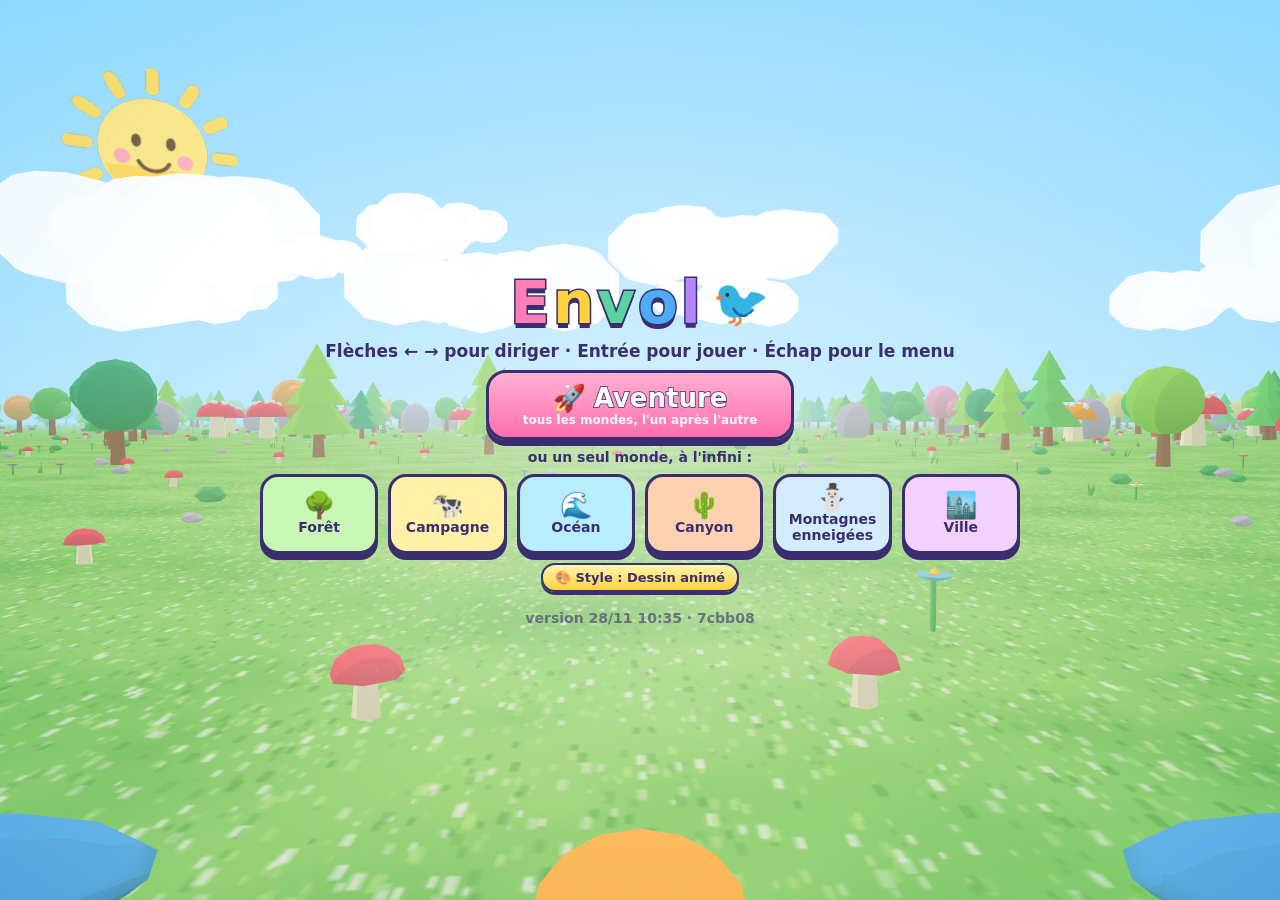
<file: index.html>
<!DOCTYPE html>
<html lang="fr">
<head>
  <meta charset="utf-8">
  <meta name="viewport" content="width=device-width, initial-scale=1, maximum-scale=1, user-scalable=no, viewport-fit=cover">
  <title>Envol</title>
  <meta name="theme-color" content="#8fdcff">
  <meta name="apple-mobile-web-app-capable" content="yes">
  <meta name="mobile-web-app-capable" content="yes">
  <meta name="apple-mobile-web-app-status-bar-style" content="black-translucent">
  <meta name="apple-mobile-web-app-title" content="Envol">
  <link rel="manifest" href="manifest.webmanifest">
  <link rel="apple-touch-icon" href="icons/icon-180.png">
  <link rel="icon" href="icons/icon-192.png">
  <link rel="stylesheet" href="styles.css">
  <script type="importmap">
    { "imports": { "three": "./vendor/three.module.js" } }
  </script>
</head>
<body>
<div id="app">
  <canvas id="game"></canvas>
  <div id="overlay"></div>

  <div id="hud" hidden>
    <span id="dist">0 m</span>
    <span id="clock"></span>
    <span id="speed">0 km/h</span>
  </div>

  <div id="banner"></div>

  <div id="menu" class="screen">
    <h1><span>E</span><span>n</span><span>v</span><span>o</span><span>l</span><span class="mascot">🐦</span></h1>
    <p id="tagline">Incline ton téléphone pour éviter les obstacles.</p>
    <button class="mode primary" data-mode="adventure">🚀 Aventure<small>tous les mondes, l'un après l'autre</small></button>
    <p class="small">ou un seul monde, à l'infini :</p>
    <div id="themes"></div>
    <div class="row">
      <button id="look" class="mode small look"></button>
      <button id="control" class="mode small"></button>
      <button id="invert" class="mode small"></button>
    </div>
    <p id="hint" class="small"></p>
    <p class="small"><span id="offline"></span> <span id="version" class="version"></span></p>
    <p class="small install">Astuce : Partager › « Sur l'écran d'accueil » pour le plein écran.</p>
  </div>

  <div id="over" class="screen" hidden>
    <h2 id="overTitle">Oups !</h2>
    <p id="overMode" class="small"></p>
    <p id="final" class="big"></p>
    <p id="record"></p>
    <div class="row">
      <button id="again" class="mode primary">🔁 Rejouer</button>
      <button id="toMenu" class="mode">🏠 Menu</button>
    </div>
    <p id="againHint" class="small"></p>
  </div>

</div>

  <script type="module" src="src/main.js"></script>
</body>
</html>
</file>
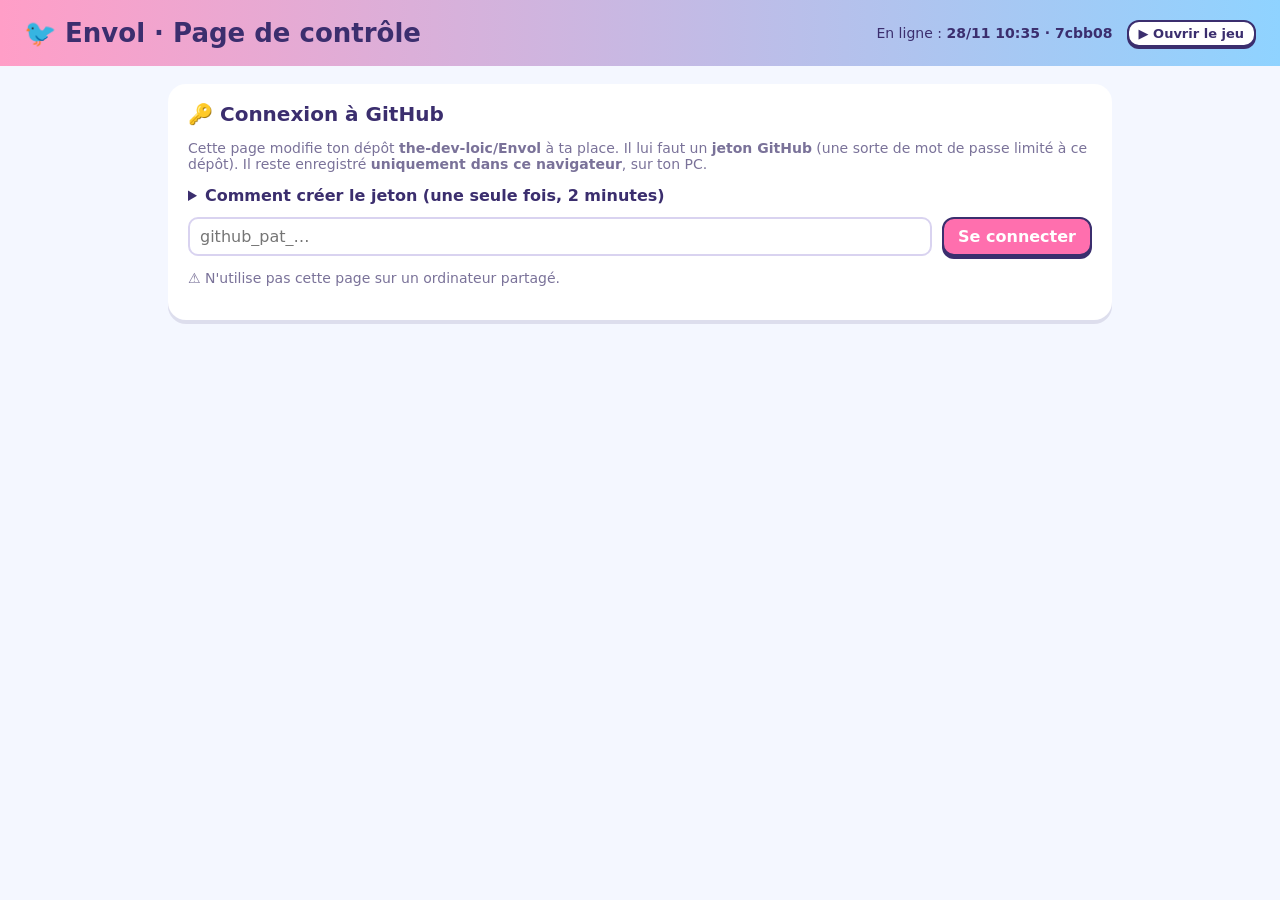
<file: admin.html>
<!DOCTYPE html>
<html lang="fr">
<head>
  <meta charset="utf-8">
  <meta name="viewport" content="width=device-width, initial-scale=1">
  <meta name="robots" content="noindex">
  <title>Envol · Page de contrôle</title>
  <style>
    :root { --ink: #3b2e6e; --pink: #ff6fae; --blue: #4dabf7; --green: #2fb57a; --red: #e5484d; --bg: #f4f7ff; --card: #fff; --muted: #7a7299; }
    * { box-sizing: border-box; }
    body { margin: 0; font-family: ui-rounded, "SF Pro Rounded", "Nunito", system-ui, sans-serif; color: var(--ink); background: var(--bg); }
    header { background: linear-gradient(90deg, #ff9ec7, #8fd3ff); padding: 18px 24px; display: flex; align-items: center; gap: 14px; flex-wrap: wrap; }
    header h1 { margin: 0; font-size: 26px; }
    header .sp { flex: 1; }
    main { max-width: 980px; margin: 0 auto; padding: 18px; display: grid; gap: 18px; }
    .card { background: var(--card); border-radius: 18px; padding: 18px 20px; box-shadow: 0 4px 0 rgba(59, 46, 110, .12); }
    .card h2 { margin: 0 0 12px; font-size: 20px; display: flex; align-items: center; gap: 8px; }
    .grid { display: grid; grid-template-columns: repeat(auto-fill, minmax(260px, 1fr)); gap: 12px 22px; align-items: start; }
    label { display: grid; gap: 4px; font-weight: 700; font-size: 14px; }
    label small { font-weight: 500; color: var(--muted); }
    input[type=number], input[type=text], input[type=password], select { font: inherit; padding: 8px 10px; border: 2px solid #d9d3f0; border-radius: 10px; background: #fff; color: var(--ink); }
    input:focus, select:focus { outline: none; border-color: var(--blue); }
    .range { display: flex; gap: 8px; align-items: center; } .range input[type=range] { flex: 1; } .range input[type=number] { width: 90px; }
    button { font: inherit; font-weight: 800; border: 2px solid var(--ink); border-radius: 12px; padding: 8px 14px; background: #fff; color: var(--ink); cursor: pointer; box-shadow: 0 3px 0 var(--ink); }
    button:active { transform: translateY(2px); box-shadow: 0 1px 0 var(--ink); }
    button:disabled { opacity: .5; cursor: default; }
    button.primary { background: var(--pink); color: #fff; }
    button.danger { background: #ffe1e2; }
    button.small { padding: 4px 10px; font-size: 13px; box-shadow: 0 2px 0 var(--ink); }
    .row { display: flex; gap: 10px; align-items: center; flex-wrap: wrap; }
    .muted { color: var(--muted); font-size: 14px; }
    .ok { color: var(--green); font-weight: 700; } .err { color: var(--red); font-weight: 700; }
    table { width: 100%; border-collapse: collapse; font-size: 14px; }
    td, th { text-align: left; padding: 8px 6px; border-bottom: 1px solid #eee9fb; vertical-align: middle; }
    th { color: var(--muted); font-weight: 700; }
    code { background: #f0ecff; padding: 1px 6px; border-radius: 6px; }
    .order { display: grid; gap: 6px; }
    .order .item { display: flex; align-items: center; gap: 8px; background: #f7f5ff; border-radius: 10px; padding: 6px 10px; }
    .order .item span { flex: 1; font-weight: 700; }
    .order .item.off span { opacity: .45; text-decoration: line-through; }
    #toast { position: fixed; bottom: 18px; left: 50%; transform: translateX(-50%); background: var(--ink); color: #fff; padding: 10px 18px; border-radius: 999px; font-weight: 700; opacity: 0; transition: opacity .2s; pointer-events: none; }
    #toast.show { opacity: 1; }
    .badge { display: inline-block; padding: 2px 10px; border-radius: 999px; background: #e8f9f0; color: var(--green); font-weight: 800; font-size: 13px; }
    .badge.wait { background: #fff4d6; color: #b07a00; } .badge.bad { background: #ffe1e2; color: var(--red); }
    ol { margin: 6px 0 0; padding-left: 20px; } ol li { margin: 4px 0; }
    [hidden] { display: none !important; }
  </style>
</head>
<body>
<header>
  <h1>🐦 Envol · Page de contrôle</h1>
  <span class="sp"></span>
  <span class="muted" style="color:#3b2e6e">En ligne : <b id="liveVersion">…</b></span>
  <a href="./" target="_blank"><button class="small">▶ Ouvrir le jeu</button></a>
</header>

<main>
  <!-- ===================== Connexion ===================== -->
  <section class="card" id="loginCard">
    <h2>🔑 Connexion à GitHub</h2>
    <p class="muted">Cette page modifie ton dépôt <b id="repoName"></b> à ta place. Il lui faut un <b>jeton GitHub</b> (une sorte de mot de passe limité à ce dépôt). Il reste enregistré <b>uniquement dans ce navigateur</b>, sur ton PC.</p>
    <details>
      <summary><b>Comment créer le jeton (une seule fois, 2 minutes)</b></summary>
      <ol>
        <li>Ouvre <a href="https://github.com/settings/personal-access-tokens/new" target="_blank">github.com › Settings › Fine-grained tokens › Generate new token</a>.</li>
        <li><b>Token name</b> : <code>Envol admin</code> · <b>Expiration</b> : au choix (ex. 1 an).</li>
        <li><b>Repository access</b> : <i>Only select repositories</i> → choisis <code>Envol</code>.</li>
        <li><b>Permissions › Repository permissions</b> : <code>Contents</code> = <i>Read and write</i>, et <code>Pages</code> = <i>Read-only</i>.</li>
        <li>Clique <b>Generate token</b>, copie le jeton (<code>github_pat_…</code>) et colle-le ci-dessous.</li>
      </ol>
    </details>
    <div class="row" style="margin-top:12px">
      <input type="password" id="token" placeholder="github_pat_…" style="flex:1;min-width:260px" autocomplete="off">
      <button class="primary" id="loginBtn">Se connecter</button>
    </div>
    <p class="muted">⚠️ N'utilise pas cette page sur un ordinateur partagé.</p>
    <p id="loginMsg"></p>
  </section>

  <!-- ===================== Réglages ===================== -->
  <section class="card" id="settingsCard" hidden>
    <h2>⚙️ Réglages du jeu <span class="sp"></span></h2>
    <p class="muted">Modifie, puis « Enregistrer sur GitHub ». Le jeu en ligne est mis à jour en 1 à 2 minutes (fichier <code>reglages.json</code>).</p>
    <div id="settingsForm"></div>
    <div class="row" style="margin-top:16px">
      <input type="text" id="settingsMsg" placeholder="Note pour l'historique (facultatif) : ex. « plus rapide »" style="flex:1;min-width:240px">
      <button class="primary" id="saveSettings">💾 Enregistrer sur GitHub</button>
      <button id="resetSettings">↩︎ Annuler mes changements</button>
    </div>
  </section>

  <!-- ===================== Publication ===================== -->
  <section class="card" id="deployCard" hidden>
    <h2>🚀 Publication</h2>
    <p>Dernière mise en ligne : <span id="deployStatus" class="badge wait">…</span> <span id="deployWhen" class="muted"></span></p>
    <p class="muted">Chaque enregistrement ou remise en ligne d'une version déclenche une publication automatique sur GitHub Pages.</p>
  </section>

  <!-- ===================== Versions ===================== -->
  <section class="card" id="versionsCard" hidden>
    <h2>🏷️ Versions</h2>
    <p class="muted">Une <b>version</b> est une photo du jeu à un moment donné. Tu peux en créer une avant de faire des essais, et remettre en ligne n'importe quelle version plus tard (rien n'est jamais effacé : l'historique garde tout).</p>
    <div class="row" style="margin:10px 0 14px">
      <input type="text" id="newTag" placeholder="Nom : ex. v1.0" style="width:160px">
      <input type="text" id="newTagNote" placeholder="Description : ex. « version avec les 6 styles »" style="flex:1;min-width:220px">
      <button class="primary" id="createVersion">📸 Créer une version du jeu actuel</button>
    </div>
    <table>
      <thead><tr><th>Version</th><th>Date</th><th>Description</th><th></th></tr></thead>
      <tbody id="versionsList"><tr><td colspan="4" class="muted">Chargement…</td></tr></tbody>
    </table>
  </section>

  <!-- ===================== Historique ===================== -->
  <section class="card" id="historyCard" hidden>
    <h2>🕘 Historique des modifications</h2>
    <p class="muted">Les 20 dernières modifications du dépôt. « Revenir ici » remet le jeu tel qu'il était à ce moment (en ajoutant une nouvelle modification : on peut toujours revenir en arrière).</p>
    <table>
      <thead><tr><th>Date</th><th>Modification</th><th></th></tr></thead>
      <tbody id="historyList"></tbody>
    </table>
  </section>

  <section class="card" id="logoutCard" hidden>
    <div class="row"><span class="muted">Connecté au dépôt <b id="repoName2"></b> en tant que <b id="userName"></b>.</span><span class="sp" style="flex:1"></span><button class="small danger" id="logoutBtn">Se déconnecter (oublier le jeton)</button></div>
  </section>
</main>
<div id="toast"></div>

<script>
// =====================================================================
// Envol · Page de contrôle
// Parle directement à l'API GitHub avec le jeton de l'utilisateur (gardé dans ce navigateur).
//  - Réglages : lit / écrit reglages.json (le jeu le lit au démarrage, voir src/settings.js)
//  - Versions : liste et crée des « releases » GitHub ; remet en ligne une version
//  - Historique : derniers commits, retour à un commit
// Remettre une ancienne version = nouveau commit sur main dont le contenu est celui de la version
// (on garde toujours admin.html actuel pour ne jamais perdre cette page).
// =====================================================================
const REPO = localStorage.getItem('envolAdmin.repo') || 'the-dev-loic/Envol';
const BRANCH = 'main';
const API = `https://api.github.com/repos/${REPO}`;
let token = localStorage.getItem('envolAdmin.token') || '';
let settings = null, settingsSha = null, original = null;

const $ = (id) => document.getElementById(id);
const toast = (msg) => { const t = $('toast'); t.textContent = msg; t.classList.add('show'); clearTimeout(toast.t); toast.t = setTimeout(() => t.classList.remove('show'), 3200); };
const esc = (s) => String(s ?? '').replace(/[&<>"]/g, (c) => ({ '&': '&amp;', '<': '&lt;', '>': '&gt;', '"': '&quot;' }[c]));
const fmtDate = (d) => new Date(d).toLocaleString('fr-CH', { dateStyle: 'short', timeStyle: 'short' });
$('repoName').textContent = $('repoName2').textContent = REPO;

async function gh(path, options = {}) {
  const res = await fetch(path.startsWith('http') ? path : API + path, {
    ...options,
    headers: { Authorization: `Bearer ${token}`, Accept: 'application/vnd.github+json', 'X-GitHub-Api-Version': '2022-11-28', ...(options.body ? { 'Content-Type': 'application/json' } : {}) },
    body: options.body ? JSON.stringify(options.body) : undefined,
  });
  if (!res.ok) {
    let msg = `${res.status}`;
    try { msg += ' · ' + (await res.json()).message; } catch {}
    const e = new Error(msg); e.status = res.status; throw e;
  }
  return res.status === 204 ? null : res.json();
}
const b64decode = (s) => decodeURIComponent(escape(atob(s.replace(/\n/g, ''))));
const b64encode = (s) => btoa(unescape(encodeURIComponent(s)));

// ---------------------------------------------------------------- Version en ligne
async function showLiveVersion() {
  try {
    const t = await (await fetch('./src/version.js', { cache: 'no-store' })).text();
    $('liveVersion').textContent = (t.match(/VERSION = '([^']+)'/) || [, '?'])[1];
  } catch { $('liveVersion').textContent = '?'; }
}

// ---------------------------------------------------------------- Connexion
async function login() {
  $('loginMsg').innerHTML = 'Connexion…';
  try {
    const repo = await gh('');
    if (!repo.permissions?.push) throw new Error('Ce jeton ne peut pas modifier le dépôt (il faut « Contents : Read and write »).');
    let user = '';
    try { user = (await gh('https://api.github.com/user')).login; } catch { user = repo.owner.login; }
    localStorage.setItem('envolAdmin.token', token);
    $('userName').textContent = user;
    $('loginCard').hidden = true;
    for (const id of ['settingsCard', 'deployCard', 'versionsCard', 'historyCard', 'logoutCard']) $(id).hidden = false;
    await Promise.all([loadSettings(), loadVersions(), loadHistory(), loadDeploy()]);
  } catch (e) {
    $('loginMsg').innerHTML = `<span class="err">Connexion impossible : ${esc(e.message)}</span><br><span class="muted">Vérifie le jeton et ses permissions (dépôt Envol, Contents : Read and write).</span>`;
    $('loginCard').hidden = false;
  }
}
$('loginBtn').onclick = () => { token = $('token').value.trim(); if (token) login(); };
$('token').addEventListener('keydown', (e) => { if (e.key === 'Enter') $('loginBtn').click(); });
$('logoutBtn').onclick = () => { localStorage.removeItem('envolAdmin.token'); location.reload(); };

// ---------------------------------------------------------------- Réglages
const THEMES = { forest: '🌳 Forêt', country: '🐄 Campagne', ocean: '🌊 Océan', canyon: '🌵 Canyon', snow: '⛄ Montagnes enneigées', city: '🏙️ Ville' };
const LOOKS = { cartoon: '🎨 Dessin animé', pastel: '🍬 Pastel', neon: '🌃 Néon', pixel: '👾 Pixel', retro: '📜 Rétro', comic: '✏️ BD', watercolor: '🖌️ Aquarelle' };
const SCHEMA = [
  { title: '🎨 Style graphique', fields: [
    { key: 'style', label: 'Style par défaut', help: 'Celui qu’on voit tant que le joueur n’en a pas choisi un autre dans le menu.', type: 'select', options: LOOKS },
  ] },
  { title: '🏎️ Vitesse', fields: [
    { key: 'vitesse.departKmh', label: 'Vitesse au départ', unit: 'km/h', min: 30, max: 250, step: 1 },
    { key: 'vitesse.maxKmh', label: 'Vitesse maximale', unit: 'km/h', min: 60, max: 500, step: 1 },
    { key: 'vitesse.accelerationKmhParSeconde', label: 'Accélération', unit: 'km/h gagnés par seconde', min: 0, max: 15, step: 0.1 },
  ] },
  { title: '🎮 Commandes', fields: [
    { key: 'inclinaison.angleMaxDegres', label: 'Inclinaison pour tourner à fond', unit: '° (petit = très sensible)', min: 8, max: 45, step: 0.5 },
    { key: 'inclinaison.zoneMorteDegres', label: 'Zone morte', unit: '° sans effet autour du « tout droit »', min: 0, max: 8, step: 0.1 },
    { key: 'inclinaison.vitesseLaterale', label: 'Vitesse sur les côtés', unit: 'm/s', min: 8, max: 45, step: 0.5 },
  ] },
  { title: '🗺️ Aventure', fields: [
    { key: 'etapes.ordre', label: 'Ordre des mondes', help: 'Décoche un monde pour le retirer de l’Aventure.', type: 'order', options: THEMES },
    { key: 'etapes.longueurMetres', label: 'Longueur d’une étape', unit: 'm', min: 300, max: 5000, step: 60 },
    { key: 'difficulte.distanceMaxMetres', label: 'Distance pour atteindre la difficulté max', unit: 'm', min: 1200, max: 30000, step: 60 },
  ] },
  { title: '🌦️ Jour et météo', fields: [
    { key: 'jour.dureeSecondes', label: 'Durée d’une journée complète', unit: 's', min: 30, max: 1800, step: 10 },
    { key: 'jour.heureDepart', label: 'Heure au début de la partie', unit: 'h', min: 0, max: 23.5, step: 0.5 },
    { key: 'meteo.beauTemps', label: 'Chance de beau temps', unit: '%', min: 0, max: 100, step: 1 },
    { key: 'meteo.brouillard', label: 'Chance de brouillard', unit: '%', min: 0, max: 100, step: 1 },
    { key: 'meteo.pluie', label: 'Chance de pluie / neige', unit: '%', min: 0, max: 100, step: 1 },
    { key: 'meteo.premierChangementSecondes', label: 'Beau temps garanti au départ', unit: 's', min: 0, max: 300, step: 5 },
  ] },
];
const getK = (o, k) => k.split('.').reduce((a, p) => a?.[p], o);
const setK = (o, k, v) => { const ps = k.split('.'); let a = o; ps.slice(0, -1).forEach((p) => { a = a[p] ??= {}; }); a[ps.at(-1)] = v; };

async function loadSettings() {
  try {
    const f = await gh(`/contents/reglages.json?ref=${BRANCH}`);
    settingsSha = f.sha;
    settings = JSON.parse(b64decode(f.content));
  } catch (e) {
    if (e.status !== 404) throw e;
    settings = {}; settingsSha = null;
  }
  original = JSON.stringify(settings);
  renderSettings();
}

function renderSettings() {
  const root = $('settingsForm');
  root.innerHTML = '';
  for (const sec of SCHEMA) {
    const h = document.createElement('h3'); h.textContent = sec.title; h.style.margin = '18px 0 8px';
    const grid = document.createElement('div'); grid.className = 'grid';
    for (const f of sec.fields) grid.append(fieldEl(f));
    root.append(h, grid);
  }
}

function fieldEl(f) {
  const wrap = document.createElement('label');
  wrap.innerHTML = `${esc(f.label)}${f.unit ? ` <small>(${esc(f.unit)})</small>` : ''}${f.help ? `<small>${esc(f.help)}</small>` : ''}`;
  const val = getK(settings, f.key);
  if (f.type === 'select') {
    const s = document.createElement('select');
    for (const [k, l] of Object.entries(f.options)) s.add(new Option(l, k, false, k === (val ?? 'cartoon')));
    s.onchange = () => setK(settings, f.key, s.value);
    wrap.append(s);
  } else if (f.type === 'order') {
    const list = document.createElement('div'); list.className = 'order';
    const all = [...(val ?? Object.keys(f.options)), ...Object.keys(f.options).filter((k) => !(val ?? []).includes(k))];
    const on = new Set(val ?? Object.keys(f.options));
    const draw = () => {
      list.innerHTML = '';
      all.forEach((k, i) => {
        const it = document.createElement('div'); it.className = 'item' + (on.has(k) ? '' : ' off');
        it.innerHTML = `<input type="checkbox" ${on.has(k) ? 'checked' : ''}><span>${i + 1}. ${esc(f.options[k])}</span><button class="small" type="button">▲</button><button class="small" type="button">▼</button>`;
        const [cb, , up, down] = it.children;
        cb.onchange = () => { cb.checked ? on.add(k) : on.delete(k); if (!on.size) { on.add(k); cb.checked = true; } sync(); draw(); };
        up.onclick = (e) => { e.preventDefault(); if (i > 0) { [all[i - 1], all[i]] = [all[i], all[i - 1]]; sync(); draw(); } };
        down.onclick = (e) => { e.preventDefault(); if (i < all.length - 1) { [all[i + 1], all[i]] = [all[i], all[i + 1]]; sync(); draw(); } };
        list.append(it);
      });
    };
    const sync = () => setK(settings, f.key, all.filter((k) => on.has(k)));
    draw();
    wrap.append(list);
  } else {
    const row = document.createElement('div'); row.className = 'range';
    const r = Object.assign(document.createElement('input'), { type: 'range', min: f.min, max: f.max, step: f.step, value: val ?? f.min });
    const n = Object.assign(document.createElement('input'), { type: 'number', min: f.min, max: f.max, step: f.step, value: val ?? '' });
    r.oninput = () => { n.value = r.value; setK(settings, f.key, Number(r.value)); };
    n.oninput = () => { if (n.value !== '') { r.value = n.value; setK(settings, f.key, Number(n.value)); } };
    row.append(r, n);
    wrap.append(row);
  }
  return wrap;
}

$('saveSettings').onclick = async () => {
  if (JSON.stringify(settings) === original) return toast('Aucun changement à enregistrer.');
  const btn = $('saveSettings'); btn.disabled = true;
  try {
    const note = $('settingsMsg').value.trim();
    const res = await gh('/contents/reglages.json', { method: 'PUT', body: {
      message: `Réglages${note ? ' : ' + note : ''} (page de contrôle)`,
      content: b64encode(JSON.stringify(settings, null, 2) + '\n'),
      sha: settingsSha ?? undefined, branch: BRANCH,
    } });
    settingsSha = res.content.sha; original = JSON.stringify(settings);
    $('settingsMsg').value = '';
    toast('✅ Réglages enregistrés. Le jeu se met à jour dans 1-2 minutes.');
    loadHistory(); setTimeout(loadDeploy, 4000);
  } catch (e) {
    toast('❌ ' + e.message);
    if (e.status === 409) loadSettings();
  } finally { btn.disabled = false; }
};
$('resetSettings').onclick = () => { settings = JSON.parse(original); renderSettings(); toast('Changements annulés.'); };

// ---------------------------------------------------------------- Publication
async function loadDeploy() {
  const s = $('deployStatus');
  try {
    const b = await gh('/pages/builds/latest');
    const map = { built: ['En ligne ✓', ''], building: ['Publication en cours…', 'wait'], queued: ['En attente…', 'wait'], errored: ['Erreur', 'bad'] };
    const [txt, cls] = map[b.status] ?? [b.status, 'wait'];
    s.textContent = txt; s.className = 'badge ' + cls;
    $('deployWhen').textContent = b.updated_at ? '· ' + fmtDate(b.updated_at) : '';
    if (b.status === 'building' || b.status === 'queued') setTimeout(loadDeploy, 8000);
    else showLiveVersion();
  } catch {
    s.textContent = 'statut indisponible'; s.className = 'badge wait';
    $('deployWhen').textContent = '(ajoute la permission « Pages : Read-only » au jeton pour le voir)';
  }
}

// ---------------------------------------------------------------- Versions
async function loadVersions() {
  const tb = $('versionsList');
  try {
    const [rels, tags] = await Promise.all([gh('/releases?per_page=50'), gh('/tags?per_page=100')]);
    const sha = Object.fromEntries(tags.map((t) => [t.name, t.commit.sha]));
    const rows = rels.map((r) => ({ name: r.tag_name, date: r.created_at, note: r.body || r.name, sha: sha[r.tag_name] }));
    for (const t of tags) if (!rels.some((r) => r.tag_name === t.name)) rows.push({ name: t.name, date: null, note: '', sha: t.commit.sha });
    tb.innerHTML = rows.length ? '' : '<tr><td colspan="4" class="muted">Aucune version pour l’instant.</td></tr>';
    for (const v of rows) {
      const tr = document.createElement('tr');
      tr.innerHTML = `<td><b>${esc(v.name)}</b></td><td>${v.date ? fmtDate(v.date) : '—'}</td><td>${esc(v.note)}</td><td><button class="small">⏪ Remettre en ligne</button></td>`;
      tr.querySelector('button').onclick = () => restore(v.sha, `la version ${v.name}`);
      tb.append(tr);
    }
  } catch (e) { tb.innerHTML = `<tr><td colspan="4" class="err">${esc(e.message)}</td></tr>`; }
}

$('createVersion').onclick = async () => {
  const name = $('newTag').value.trim().replace(/\s+/g, '-');
  if (!/^[\w.\-]+$/.test(name)) return toast('Donne un nom simple, ex. v1.0');
  const btn = $('createVersion'); btn.disabled = true;
  try {
    await gh('/releases', { method: 'POST', body: { tag_name: name, target_commitish: BRANCH, name, body: $('newTagNote').value.trim() || `Version ${name}` } });
    $('newTag').value = $('newTagNote').value = '';
    toast(`✅ Version ${name} créée.`);
    loadVersions();
  } catch (e) { toast('❌ ' + (e.status === 422 ? 'Ce nom de version existe déjà.' : e.message)); }
  finally { btn.disabled = false; }
};

// ---------------------------------------------------------------- Historique
async function loadHistory() {
  const tb = $('historyList');
  try {
    const commits = await gh(`/commits?sha=${BRANCH}&per_page=20`);
    tb.innerHTML = '';
    commits.forEach((c, i) => {
      const tr = document.createElement('tr');
      const title = c.commit.message.split('\n')[0];
      tr.innerHTML = `<td>${fmtDate(c.commit.author.date)}</td><td>${esc(title)}</td><td>${i === 0 ? '<span class="badge">actuelle</span>' : '<button class="small">⏪ Revenir ici</button>'}</td>`;
      if (i) tr.querySelector('button').onclick = () => restore(c.sha, `l’état du ${fmtDate(c.commit.author.date)}`);
      tb.append(tr);
    });
  } catch (e) { tb.innerHTML = `<tr><td colspan="3" class="err">${esc(e.message)}</td></tr>`; }
}

// ---------------------------------------------------------------- Remettre une version en ligne
async function restore(targetSha, label) {
  if (!targetSha) return toast('Version introuvable.');
  if (!confirm(`Remettre en ligne ${label} ?\n\nLe jeu redeviendra comme à ce moment-là (réglages compris).\nRien n'est effacé : tu pourras revenir à la version actuelle depuis l'historique.`)) return;
  try {
    toast('⏳ Remise en ligne…');
    const head = (await gh(`/git/ref/heads/${BRANCH}`)).object.sha;
    const target = await gh(`/git/commits/${targetSha}`);
    // Toujours garder la page de contrôle actuelle (une vieille version n'en avait peut-être pas)
    const admin = await gh(`/contents/admin.html?ref=${BRANCH}`);
    const tree = await gh('/git/trees', { method: 'POST', body: { base_tree: target.tree.sha, tree: [{ path: 'admin.html', mode: '100644', type: 'blob', sha: admin.sha }] } });
    const commit = await gh('/git/commits', { method: 'POST', body: { message: `Remise en ligne de ${label} (page de contrôle)`, tree: tree.sha, parents: [head] } });
    await gh(`/git/refs/heads/${BRANCH}`, { method: 'PATCH', body: { sha: commit.sha } });
    toast('✅ C’est fait ! Le jeu se met à jour dans 1-2 minutes.');
    await Promise.all([loadSettings(), loadHistory()]);
    setTimeout(loadDeploy, 4000);
  } catch (e) { toast('❌ ' + e.message); }
}

// ---------------------------------------------------------------- Démarrage
showLiveVersion();
if (token) { $('token').value = token; login(); }
</script>
</body>
</html>
</file>
<file: styles.css>
/* Style enfantin : police ronde, couleurs bonbon, boutons « gommes » qui rebondissent. */
* { box-sizing: border-box; margin: 0; }
:root {
  --ink: #3b2e6e;           /* texte foncé (violet) */
  --candy: #ff7eb6;         /* rose */
  --sun: #ffd23f;           /* jaune */
  --sky: #4dabf7;           /* bleu */
  --mint: #5ad3a0;          /* vert menthe */
  --round: ui-rounded, "SF Pro Rounded", "Arial Rounded MT Bold", "Nunito", "Varela Round", system-ui, sans-serif;
}
html, body {
  height: 100%;
  overflow: hidden;
  background: #8fdcff;
  font-family: var(--round);
  color: var(--ink);
  user-select: none;
  -webkit-user-select: none;
  -webkit-touch-callout: none;
  touch-action: none;
  overscroll-behavior: none;
}
/* #app = aire de jeu, tournée par src/core/orientation.js pour rester en paysage */
#app { position: fixed; top: 0; left: 0; width: 100%; height: 100%; transform-origin: 0 0; overflow: hidden; }
#game { position: absolute; inset: 0; width: 100%; height: 100%; display: block; }

/* ---------- Calques des styles graphiques (src/ui/looks.js) ---------- */
#overlay { position: absolute; inset: 0; pointer-events: none; }
#overlay.vignette { background: radial-gradient(ellipse at center, rgba(0,0,0,0) 55%, rgba(70,40,10,.55) 100%); }
#overlay.halftone { background-image: radial-gradient(rgba(0,0,0,.22) 1.1px, transparent 1.4px); background-size: 6px 6px; mix-blend-mode: multiply; }
#overlay.scanlines { background: repeating-linear-gradient(rgba(255,0,200,.06) 0 2px, transparent 2px 4px), radial-gradient(ellipse at center, transparent 60%, rgba(60,0,90,.45) 100%); }
#overlay.paper { opacity: .35; mix-blend-mode: multiply;
  background-image: url("data:image/svg+xml;utf8,<svg xmlns='http://www.w3.org/2000/svg' width='200' height='200'><filter id='n'><feTurbulence type='fractalNoise' baseFrequency='.9' numOctaves='3'/><feColorMatrix values='0 0 0 0 .55  0 0 0 0 .45  0 0 0 0 .35  0 0 0 .5 0'/></filter><rect width='100%' height='100%' filter='url(%23n)'/></svg>"); }

/* ---------- En jeu : pastilles ---------- */
#hud {
  position: absolute;
  top: 10px;
  left: max(14px, env(safe-area-inset-left)); right: max(14px, env(safe-area-inset-right));
  display: flex; justify-content: space-between; align-items: flex-start;
  pointer-events: none;
}
#hud span {
  background: rgba(255, 255, 255, .88);
  border-radius: 999px;
  padding: 6px 14px;
  font-size: 19px; font-weight: 800;
  box-shadow: 0 4px 0 rgba(59, 46, 110, .18);
}
#hud #dist { color: #ff4d8d; font-size: 22px; }
#hud #speed { color: #2f8fe0; }
#hud #clock { font-size: 16px; }

/* ---------- Écrans ---------- */
.screen {
  position: absolute; inset: 0;
  display: flex; flex-direction: column; align-items: center; justify-content: center;
  gap: 9px; padding: 12px max(24px, env(safe-area-inset-right)) 12px max(24px, env(safe-area-inset-left)); text-align: center;
  background: radial-gradient(ellipse at center, rgba(255,255,255,.55) 0%, rgba(255,255,255,.25) 55%, rgba(143,220,255,.15) 100%);
}
.screen[hidden], #hud[hidden] { display: none; }

h1 {
  font-size: 58px; font-weight: 900; letter-spacing: 1px; line-height: 1;
  display: flex; gap: 2px; align-items: center;
}
h1 span { display: inline-block; color: #fff; -webkit-text-stroke: 3px var(--ink); paint-order: stroke fill;
  text-shadow: 0 5px 0 var(--ink); animation: bounce 2.4s ease-in-out infinite; }
h1 span:nth-child(1) { color: #ff7eb6; animation-delay: 0s; }
h1 span:nth-child(2) { color: #ffd23f; animation-delay: .12s; }
h1 span:nth-child(3) { color: #5ad3a0; animation-delay: .24s; }
h1 span:nth-child(4) { color: #4dabf7; animation-delay: .36s; }
h1 span:nth-child(5) { color: #b388ff; animation-delay: .48s; }
h1 .mascot { -webkit-text-stroke: 0; text-shadow: none; font-size: 46px; margin-left: 8px; animation: fly 1.6s ease-in-out infinite; }
@keyframes bounce { 0%, 100% { transform: translateY(0); } 12% { transform: translateY(-8px); } 24% { transform: translateY(0); } }
@keyframes fly { 0%, 100% { transform: translateY(0) rotate(-6deg); } 50% { transform: translateY(-8px) rotate(6deg); } }

h2 { font-size: 46px; font-weight: 900; color: #fff; -webkit-text-stroke: 3px var(--ink); paint-order: stroke fill; text-shadow: 0 5px 0 var(--ink); }
#tagline { font-size: 17px; font-weight: 700; }
.big { font-size: 52px; font-weight: 900; color: #ff4d8d; -webkit-text-stroke: 2px #fff; paint-order: stroke fill; }
.small { font-size: 14px; font-weight: 600; }

/* ---------- Boutons « gommes » ---------- */
button.mode {
  font: inherit; font-weight: 800; color: var(--ink); cursor: pointer;
  border: 3px solid var(--ink); border-radius: 20px;
  background: #fff;
  padding: 10px 18px; min-width: 150px; font-size: 18px;
  box-shadow: 0 6px 0 var(--ink);
  transition: transform .08s, box-shadow .08s;
}
button.mode:active { transform: translateY(5px); box-shadow: 0 1px 0 var(--ink); }
button.mode:focus-visible { outline: 4px solid var(--sun); outline-offset: 3px; }
button.mode.primary {
  background: linear-gradient(#ffb0d3, #ff6fae); color: #fff; font-size: 26px; padding: 10px 34px;
  -webkit-text-stroke: 1.5px var(--ink); paint-order: stroke fill;
  animation: wiggle 2.8s ease-in-out infinite;
}
@keyframes wiggle { 0%, 88%, 100% { transform: rotate(0); } 92% { transform: rotate(-3deg) scale(1.04); } 96% { transform: rotate(3deg) scale(1.04); } }
button.mode small { display: block; font-size: 12px; font-weight: 700; -webkit-text-stroke: 0; color: #fff; opacity: .95; }
button.mode[data-best]:not([data-best=""])::after {
  content: "🏆 " attr(data-best); display: block; font-size: 12px; font-weight: 700; opacity: .9; -webkit-text-stroke: 0;
}
button.mode .icon { display: block; font-size: 26px; line-height: 1.1; }
button.mode.small.look { background: linear-gradient(#fff6b0, #ffd23f); font-size: 13px; }
#themes { display: grid; grid-template-columns: repeat(auto-fit, minmax(110px, 1fr)); gap: 10px; width: min(100%, 760px); }
#themes button.mode { min-width: 0; font-size: 14px; padding: 6px 8px 8px; border-radius: 18px; }
#themes button[data-mode="forest"]  { background: #c8f7b5; }
#themes button[data-mode="country"] { background: #fff2a8; }
#themes button[data-mode="ocean"]   { background: #b8ecff; }
#themes button[data-mode="canyon"]  { background: #ffd1b3; }
#themes button[data-mode="snow"]    { background: #d4ecff; }
#themes button[data-mode="city"]    { background: #f3d1ff; }
.row { display: flex; gap: 12px; align-items: center; }
button.mode.small { min-width: 0; font-size: 12px; padding: 5px 12px; border-width: 2px; border-radius: 14px; box-shadow: 0 3px 0 var(--ink); background: rgba(255,255,255,.85); }
button.mode.small:active { transform: translateY(3px); box-shadow: 0 0 0 var(--ink); }
.version { opacity: .6; }
/* Ordinateur : pas de réglages d'inclinaison ni d'astuce d'installation */
.desktop #control, .desktop #invert, .desktop .install { display: none; }

/* ---------- Bannière d'étape ---------- */
#banner {
  position: absolute; left: 0; right: 0; top: 16%;
  text-align: center; pointer-events: none; opacity: 0;
}
#banner strong { display: block; font-size: 48px; font-weight: 900; color: #fff; -webkit-text-stroke: 3px var(--ink); paint-order: stroke fill; text-shadow: 0 5px 0 var(--ink); }
#banner span { display: inline-block; margin-top: 6px; font-size: 20px; font-weight: 800; background: #fff; border: 3px solid var(--ink); border-radius: 999px; padding: 3px 16px; }
#banner.show { animation: banner 2.6s cubic-bezier(.2, 1.6, .4, 1) forwards; }
@keyframes banner {
  0% { opacity: 0; transform: scale(.4); }
  15%, 75% { opacity: 1; transform: scale(1); }
  100% { opacity: 0; transform: scale(1.1) translateY(-10px); }
}

#record { font-size: 18px; font-weight: 800; }
@media (display-mode: standalone), (display-mode: fullscreen) { .install { display: none; } }
/* Téléphone en paysage (peu de hauteur) : menu compact pour que tout tienne */
@media (max-height: 440px) {
  .screen { gap: 6px; padding-top: 6px; padding-bottom: 6px; }
  h1 { font-size: 40px; } h1 .mascot { font-size: 32px; }
  #tagline { font-size: 13px; }
  button.mode.primary { font-size: 21px; padding: 6px 26px; }
  #themes button.mode { padding: 3px 6px 5px; font-size: 13px; }
  button.mode .icon { font-size: 20px; }
  .big { font-size: 40px; } h2 { font-size: 36px; }
  .install { display: none; }
}
</file>
